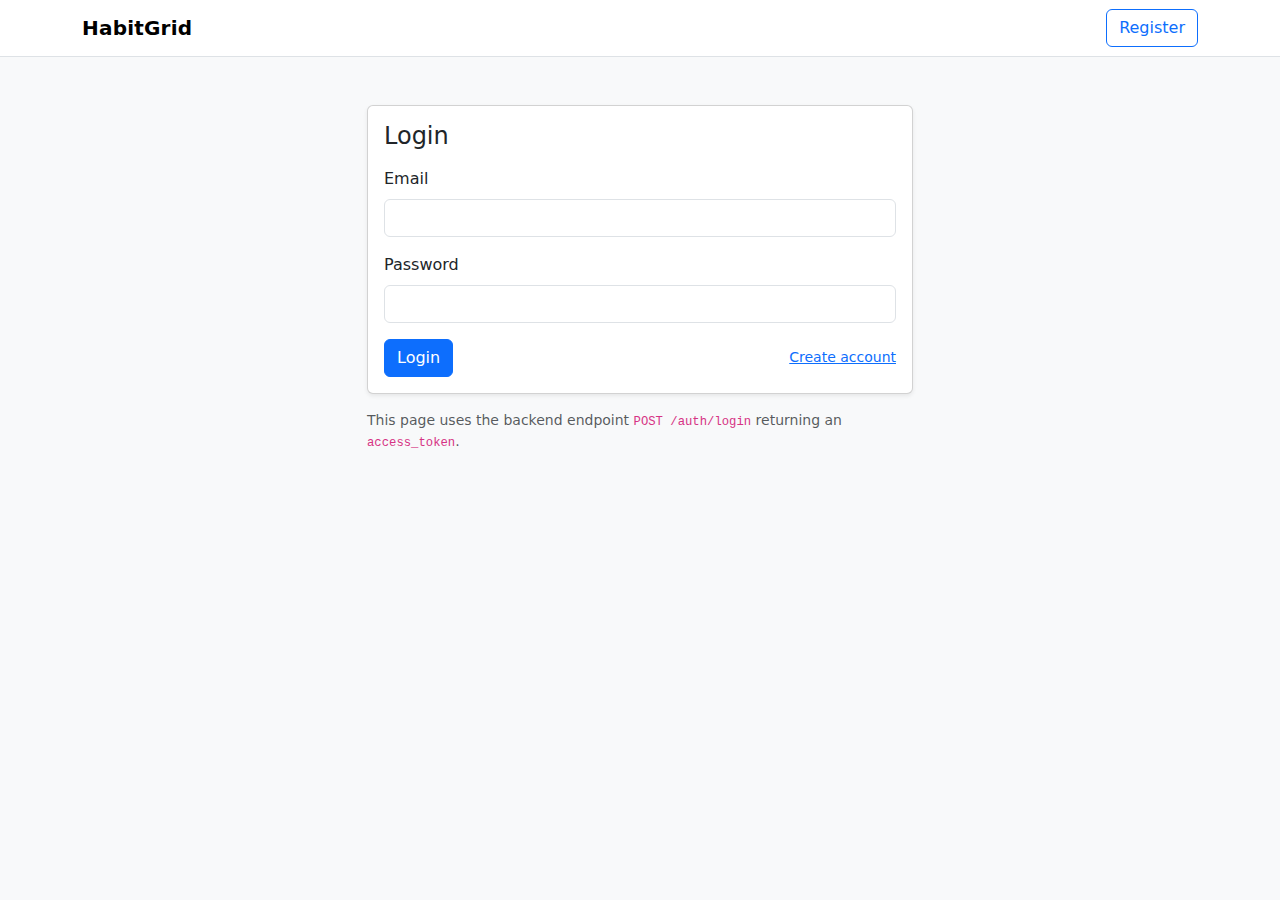
<file: static/habits.html>
<!doctype html>
<html lang="en">
<head>
  <meta charset="utf-8" />
  <meta name="viewport" content="width=device-width,initial-scale=1" />
  <title>HabitGrid — My Habits</title>
  <link rel="icon" type="image/png" href="/favicon.png">
  <link href="https://cdn.jsdelivr.net/npm/bootstrap@5.3.2/dist/css/bootstrap.min.css" rel="stylesheet">
  <style>
    .btn { transition: background-color 0.35s ease, border-color 0.35s ease, color 0.25s ease, box-shadow 0.2s ease; }
    .hidden { display:none; }
    .card { min-height:120px; }
    #createFormWrap { max-width:420px; margin-left:auto; margin-right:0; }
    button[disabled]{ opacity:0.6; pointer-events:none; }
    .btn:active { transform: translateY(1px); }
  </style>
</head>
<body class="bg-light">

<nav class="navbar navbar-light bg-white border-bottom">
  <div class="container d-flex justify-content-between">
    <a class="navbar-brand fw-bold" href="index.html">HabitGrid</a>
    <div>
      <button id="logoutBtn" class="btn btn-outline-danger btn-sm">Logout</button>
    </div>
  </div>
</nav>

<main class="container py-4">

  <div class="d-flex justify-content-between align-items-center mb-3">
    <h2 class="mb-0">My Habits</h2>
    <div>
      <button id="refreshBtn" class="btn btn-sm btn-outline-secondary me-2">Refresh</button>
      <button id="toggleCreateBtn" class="btn btn-primary btn-sm">Add Habit</button>
    </div>
  </div>

  <div id="alert" class="alert p-2 hidden" role="alert"></div>

  <div class="row g-3" id="habitsList"></div>

  <div id="createFormWrap" class="mt-4 hidden">
    <div class="card shadow-sm p-3">
      <form id="createForm" class="d-flex gap-2 align-items-center">
        <input id="habitName" class="form-control" placeholder="Habit name" required />
        <button id="createSubmit" class="btn btn-primary" type="submit">Create</button>
        <button id="cancelCreateBtn" type="button" class="btn btn-outline-secondary">Cancel</button>
      </form>
    </div>
  </div>

</main>

<script src="app.js"></script>
<script>
(function () {

  requireAuth();

  const alertEl = document.getElementById('alert');
  const habitsList = document.getElementById('habitsList');
  const logoutBtn = document.getElementById('logoutBtn');
  const refreshBtn = document.getElementById('refreshBtn');
  const toggleCreateBtn = document.getElementById('toggleCreateBtn');

  const createFormWrap = document.getElementById('createFormWrap');
  const createForm = document.getElementById('createForm');
  const habitName = document.getElementById('habitName');
  const createSubmit = document.getElementById('createSubmit');
  const cancelCreateBtn = document.getElementById('cancelCreateBtn');

  function showAlert(msg, type='danger') {
    alertEl.textContent = msg;
    alertEl.className = 'alert alert-' + type + ' p-2';
    alertEl.classList.remove('hidden');
    if (type === 'success') setTimeout(()=> alertEl.classList.add('hidden'), 2200);
  }
  function hideAlert(){ alertEl.classList.add('hidden'); }

  function showCreate() { createFormWrap.classList.remove('hidden'); habitName.focus(); }
  function hideCreate() { createFormWrap.classList.add('hidden'); createForm.reset(); }

  logoutBtn.addEventListener('click', () => {
    clearToken();
    window.location.href = 'login.html';
  });

  toggleCreateBtn.addEventListener('click', () => {
    createFormWrap.classList.contains('hidden') ? showCreate() : hideCreate();
  });
  cancelCreateBtn.addEventListener('click', hideCreate);
  refreshBtn.addEventListener('click', loadHabits);

  /* CREATE HABIT */
  createForm.addEventListener('submit', async (ev) => {
    ev.preventDefault();
    createSubmit.disabled = true;
    hideAlert();
    try {
      const name = habitName.value.trim();
      if (!name) throw new Error('Name is required');
      await apiRequest('/habits/', 'POST', { name }, getToken());
      showAlert('Habit created', 'success');
      hideCreate();
      await loadHabits();
    } catch (err) {
      showAlert(err?.message || JSON.stringify(err));
    } finally {
      createSubmit.disabled = false;
    }
  });

  /* LOAD HABITS */
  async function loadHabits() {
    hideAlert();
    habitsList.innerHTML = '<div class="col-12 text-center text-muted py-4">Loading…</div>';
    try {
      const data = await apiRequest('/habits/today', 'GET', null, getToken());
      renderHabits(data || []);
    } catch (err) {
      if (err?.detail === 'Could not validate credentials' || err?.message === 'Unauthorized') {
        clearToken();
        window.location.href = 'login.html';
        return;
      }
      showAlert(err?.message || JSON.stringify(err));
      habitsList.innerHTML = '';
    }
  }

  /* RENDER HABITS */
  function renderHabits(items) {
    if (!Array.isArray(items) || items.length === 0) {
      habitsList.innerHTML = '<div class="col-12 text-center text-muted py-4">No habits yet. Add one above.</div>';
      return;
    }

    habitsList.innerHTML = '';

    items.forEach((h, index) => {
      const habitId = h.habit_id ?? h.id ?? null;
      const doneVal = h.done ?? false;

      const col = document.createElement('div');
      col.className = 'col-md-6 col-lg-4';

      const card = document.createElement('div');
      card.className = 'card h-100 shadow-sm p-3 d-flex flex-column';
      card.dataset.habitId = habitId;

      const title = document.createElement('h5');
      title.className = 'mb-3';
      title.textContent = h.name ?? 'Unnamed habit';

      const footer = document.createElement('div');
      footer.className = 'mt-auto d-flex justify-content-between align-items-center';

      /* TOGGLE DONE BUTTON */
      const toggleBtn = document.createElement('button');
      toggleBtn.className = doneVal ? 'btn btn-sm btn-success' : 'btn btn-sm btn-outline-success';
      toggleBtn.textContent = doneVal ? 'Done ✓' : 'Mark done';

      toggleBtn.onclick = async () => {
        const newDone = !doneVal;
        toggleBtn.disabled = true;
        try {
          await apiRequest(`/habits/${habitId}/today`, 'POST', { done: newDone }, getToken());
          await loadHabits();
        } catch (err) {
          showAlert(err?.message || JSON.stringify(err));
        } finally {
          toggleBtn.disabled = false;
        }
      };

      /* DELETE BUTTON — one click, no confirmation */
      const deleteBtn = document.createElement('button');
      deleteBtn.className = 'btn btn-sm btn-outline-danger';
      deleteBtn.textContent = 'Delete';

      deleteBtn.onclick = async () => {
        deleteBtn.disabled = true;
        try {
          await apiRequest(`/habits/${habitId}`, 'DELETE', null, getToken());
          await loadHabits();
        } catch (err) {
          showAlert(err?.message || JSON.stringify(err));
          deleteBtn.disabled = false;
        }
      };

      footer.appendChild(toggleBtn);
      footer.appendChild(deleteBtn);

      card.appendChild(title);
      card.appendChild(footer);
      col.appendChild(card);
      habitsList.appendChild(col);
    });
  }

  loadHabits();

})();
</script>
</body>
</html>
</file>
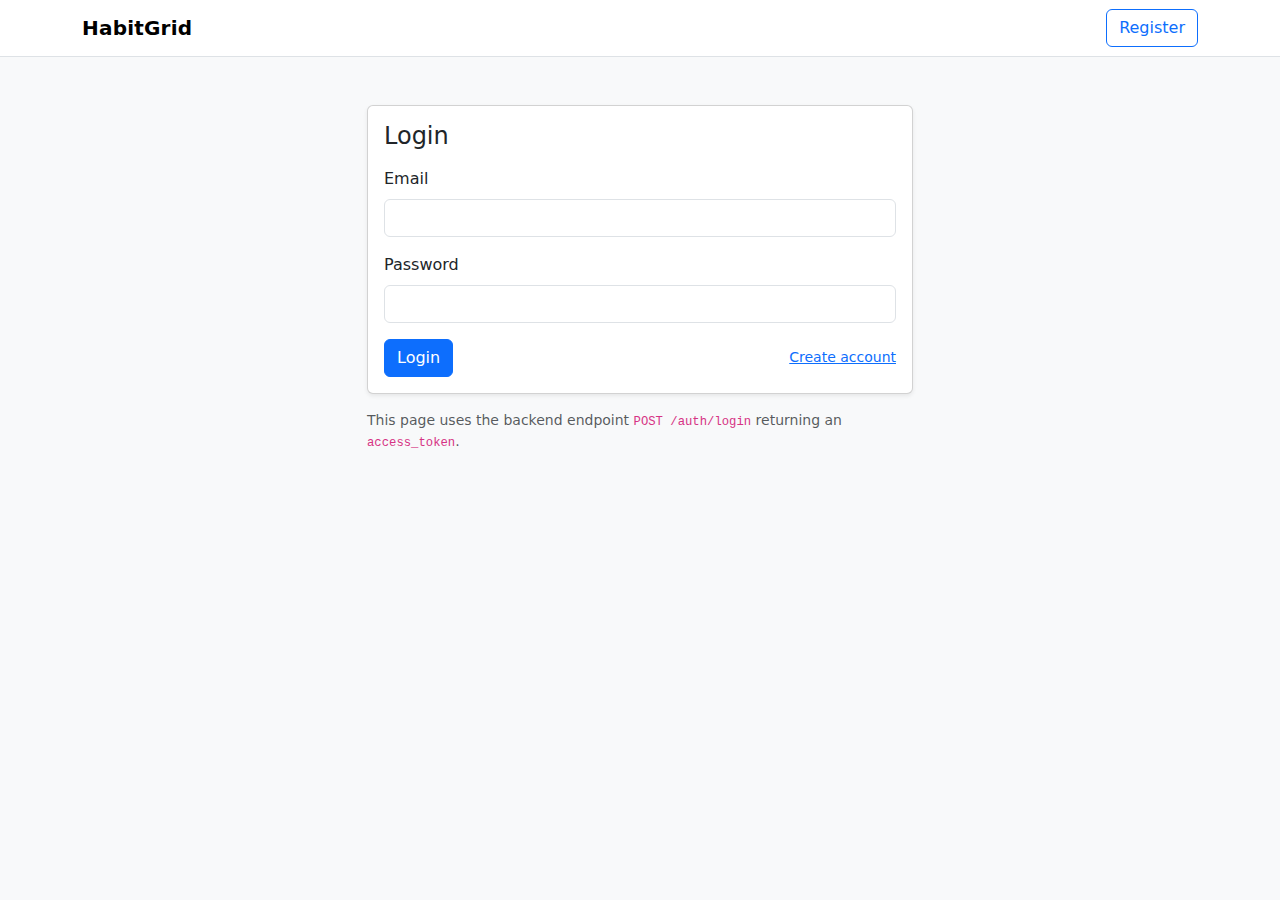
<file: static/login.html>
<!doctype html>
<html lang="en">
<head>
  <meta charset="utf-8" />
  <meta name="viewport" content="width=device-width,initial-scale=1" />
  <title>HabitGrid — Login</title>
  <link href="https://cdn.jsdelivr.net/npm/bootstrap@5.3.2/dist/css/bootstrap.min.css" rel="stylesheet">
  <link rel="stylesheet" href="styles.css">
</head>
<body class="bg-light">

<nav class="navbar navbar-expand-lg navbar-light bg-white border-bottom">
  <div class="container">
    <a class="navbar-brand fw-bold" href="index.html">HabitGrid</a>
    <div>
      <a href="register.html" class="btn btn-outline-primary">Register</a>
    </div>
  </div>
</nav>

<main class="container py-5">
  <div class="row justify-content-center">
    <div class="col-md-6">
      <div class="card shadow-sm">
        <div class="card-body">
          <h4 class="card-title mb-3">Login</h4>

          <div id="alert" class="alert d-none" role="alert"></div>

          <form id="loginForm" novalidate>
            <div class="mb-3">
              <label for="email" class="form-label">Email</label>
              <input id="email" type="email" class="form-control" required>
            </div>

            <div class="mb-3">
              <label for="password" class="form-label">Password</label>
              <input id="password" type="password" class="form-control" required>
            </div>

            <div class="d-flex justify-content-between align-items-center">
              <button id="submitBtn" class="btn btn-primary">Login</button>
              <a href="register.html" class="small">Create account</a>
            </div>
          </form>

        </div>
      </div>
      <p class="text-muted mt-3 small">This page uses the backend endpoint <code>POST /auth/login</code> returning an <code>access_token</code>.</p>
    </div>
  </div>
</main>

<script src="app.js"></script>
<script>
  // Page-specific logic
  (function () {
    protectIfAuthed(); // redirect to habits.html if token exists

    const form = document.getElementById('loginForm');
    const alertEl = document.getElementById('alert');

    form.addEventListener('submit', async (e) => {
      e.preventDefault();
      alertEl.classList.add('d-none');
      const email = document.getElementById('email').value.trim();
      const password = document.getElementById('password').value;

      try {
        setLoading(true);
        const data = await apiRequest('/auth/login', 'POST', { email, password });
        if (data && data.access_token) {
          saveToken(data.access_token);
          window.location.href = 'habits.html';
        } else {
          showError('Invalid response from server.');
        }
      } catch (err) {
        showError(err?.message || JSON.stringify(err));
      } finally {
        setLoading(false);
      }
    });

    function showError(msg) {
      alertEl.textContent = msg;
      alertEl.className = 'alert alert-danger';
      alertEl.classList.remove('d-none');
    }

    function setLoading(isLoading) {
      document.getElementById('submitBtn').disabled = !!isLoading;
      document.getElementById('submitBtn').textContent = isLoading ? 'Logging in...' : 'Login';
    }
  })();
</script>
</body>
</html>
</file>
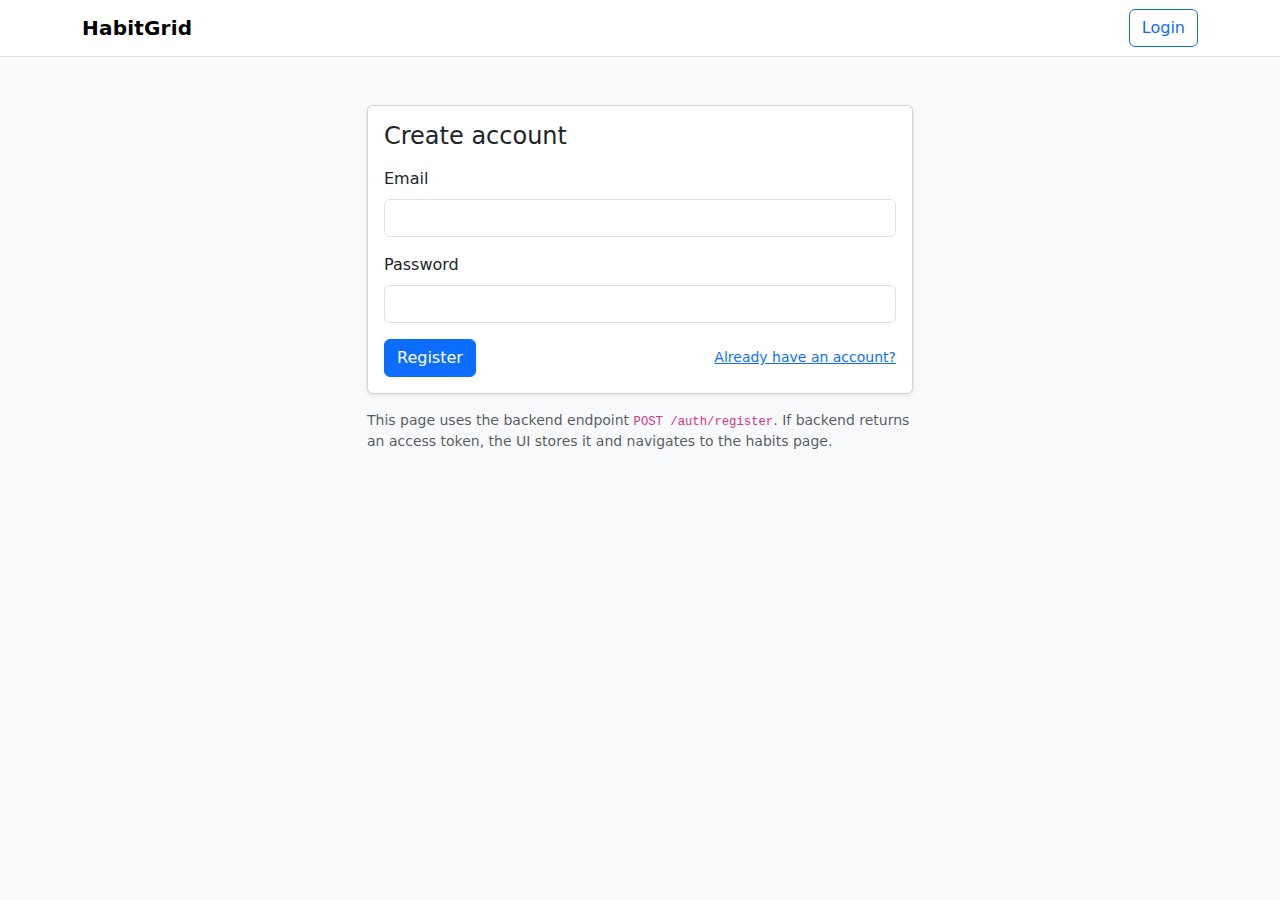
<file: static/register.html>
<!doctype html>
<html lang="en">
<head>
  <meta charset="utf-8" />
  <meta name="viewport" content="width=device-width,initial-scale=1" />
  <title>HabitGrid — Register</title>
  <link href="https://cdn.jsdelivr.net/npm/bootstrap@5.3.2/dist/css/bootstrap.min.css" rel="stylesheet">
  <link rel="stylesheet" href="styles.css">
</head>
<body class="bg-light">

<nav class="navbar navbar-expand-lg navbar-light bg-white border-bottom">
  <div class="container">
    <a class="navbar-brand fw-bold" href="index.html">HabitGrid</a>
    <div>
      <a href="login.html" class="btn btn-outline-primary">Login</a>
    </div>
  </div>
</nav>

<main class="container py-5">
  <div class="row justify-content-center">
    <div class="col-md-6">
      <div class="card shadow-sm">
        <div class="card-body">
          <h4 class="card-title mb-3">Create account</h4>

          <div id="alert" class="alert d-none" role="alert"></div>

          <form id="registerForm" novalidate>
  <div class="mb-3">
    <label for="email" class="form-label">Email</label>
    <input id="email" type="email" class="form-control" required>
  </div>

  <div class="mb-3">
    <label for="password" class="form-label">Password</label>
    <input id="password" type="password" class="form-control" required>
  </div>

  <div class="d-flex justify-content-between align-items-center">
    <button id="submitBtn" class="btn btn-primary">Register</button>
    <a href="login.html" class="small">Already have an account?</a>
  </div>
</form>


        </div>
      </div>
      <p class="text-muted mt-3 small">This page uses the backend endpoint <code>POST /auth/register</code>. If backend returns an access token, the UI stores it and navigates to the habits page.</p>
    </div>
  </div>
</main>

<script src="app.js"></script>
<script>
  (function () {
    protectIfAuthed();

    const form = document.getElementById('registerForm');
    const alertEl = document.getElementById('alert');

    form.addEventListener('submit', async (e) => {
      e.preventDefault();
      alertEl.classList.add('d-none');

      const email = document.getElementById('email').value.trim();
      const password = document.getElementById('password').value;

      try {
        setLoading(true);
        const data = await apiRequest('/auth/register', 'POST', { name, email, password });
        // If API returns token, log user in. Otherwise go to login page.
        if (data && data.access_token) {
          saveToken(data.access_token);
          window.location.href = 'habits.html';
        } else {
          window.location.href = 'login.html';
        }
      } catch (err) {
        showError(err?.message || JSON.stringify(err));
      } finally {
        setLoading(false);
      }
    });

    function showError(msg) {
      alertEl.textContent = msg;
      alertEl.className = 'alert alert-danger';
      alertEl.classList.remove('d-none');
    }

    function setLoading(isLoading) {
      document.getElementById('submitBtn').disabled = !!isLoading;
      document.getElementById('submitBtn').textContent = isLoading ? 'Registering...' : 'Register';
    }
  })();
</script>
</body>
</html>
</file>
<file: static/styles.css>
body { font-family: system-ui, -apple-system, "Segoe UI", Roboto, "Helvetica Neue", Arial; }
.navbar-brand { letter-spacing: 0.2px; }
.bg-light { background-color: #f8f9fa !important; }

.modal { display: none; position: fixed; inset: 0; z-index: 1050; overflow: auto; background: rgba(0,0,0,0.4); }
.modal .modal-dialog { margin: 6rem auto; }
.modal.show { display: block; }
</file>
